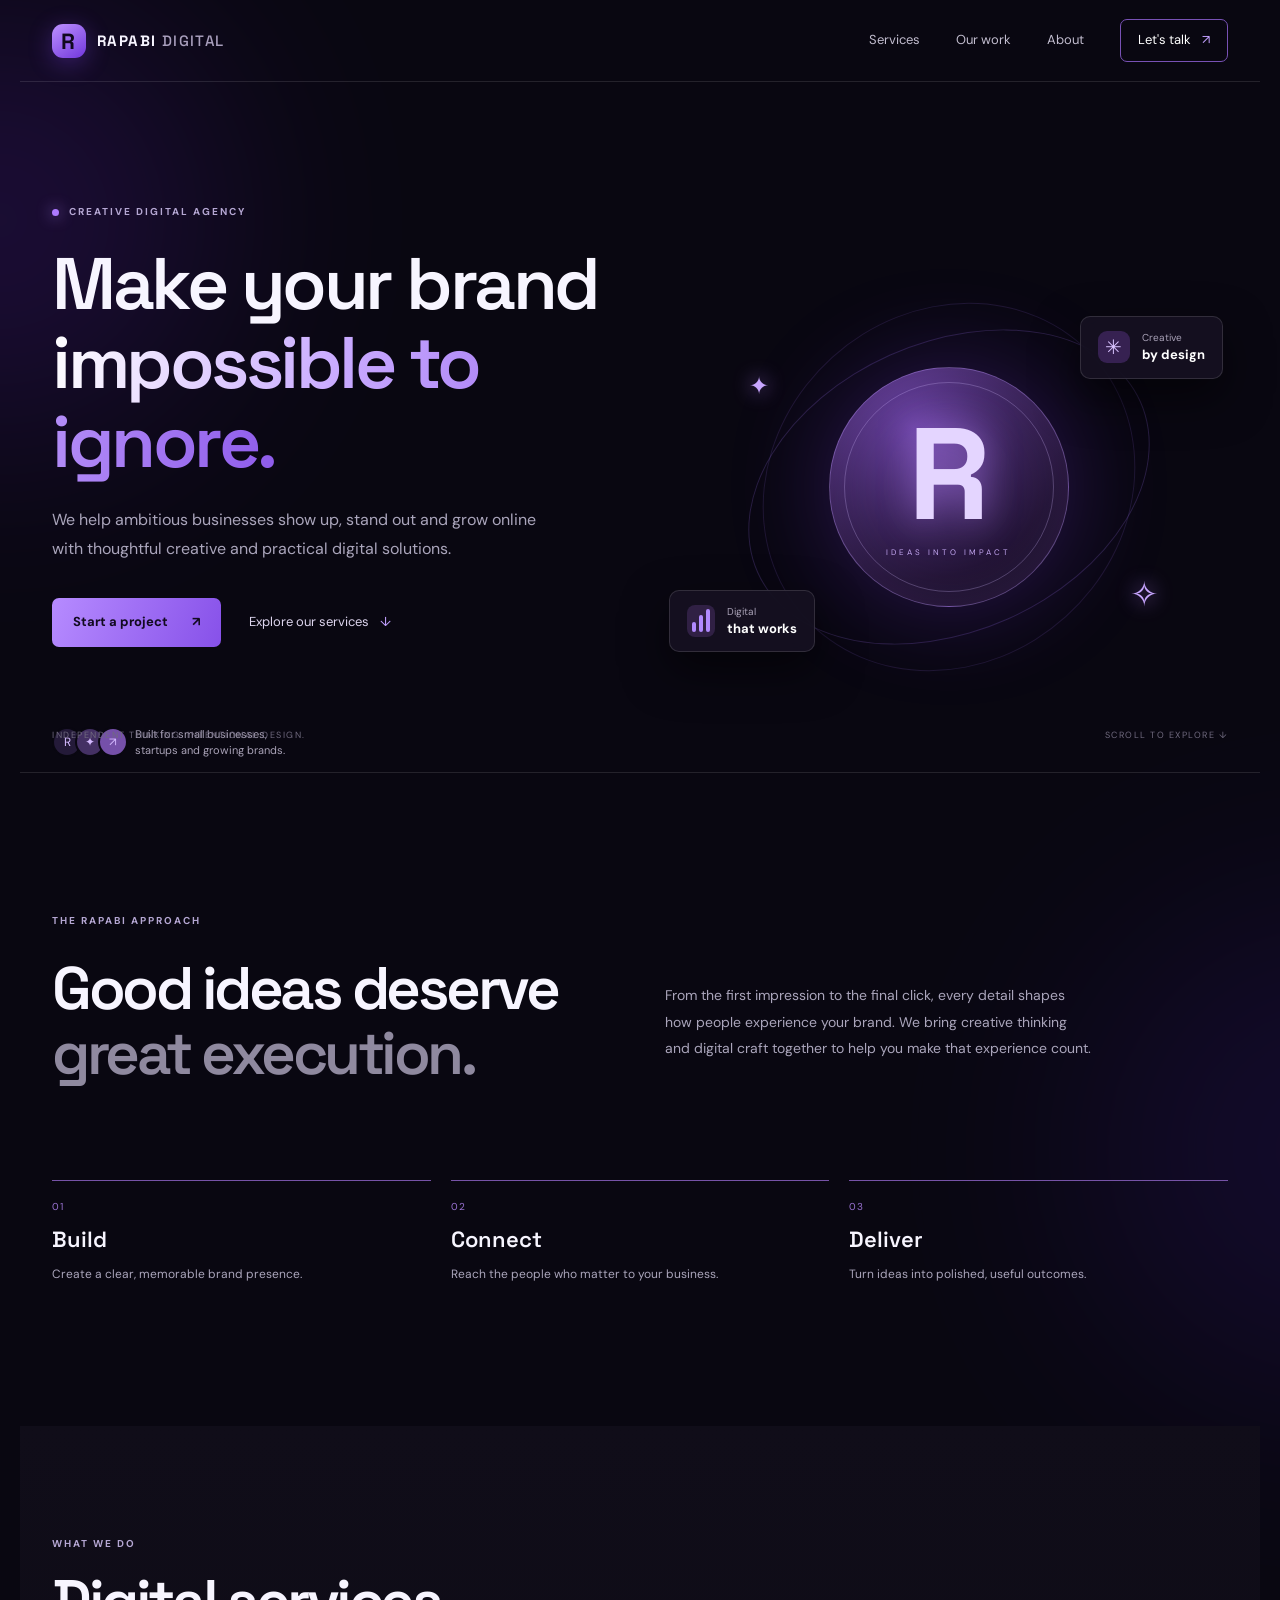
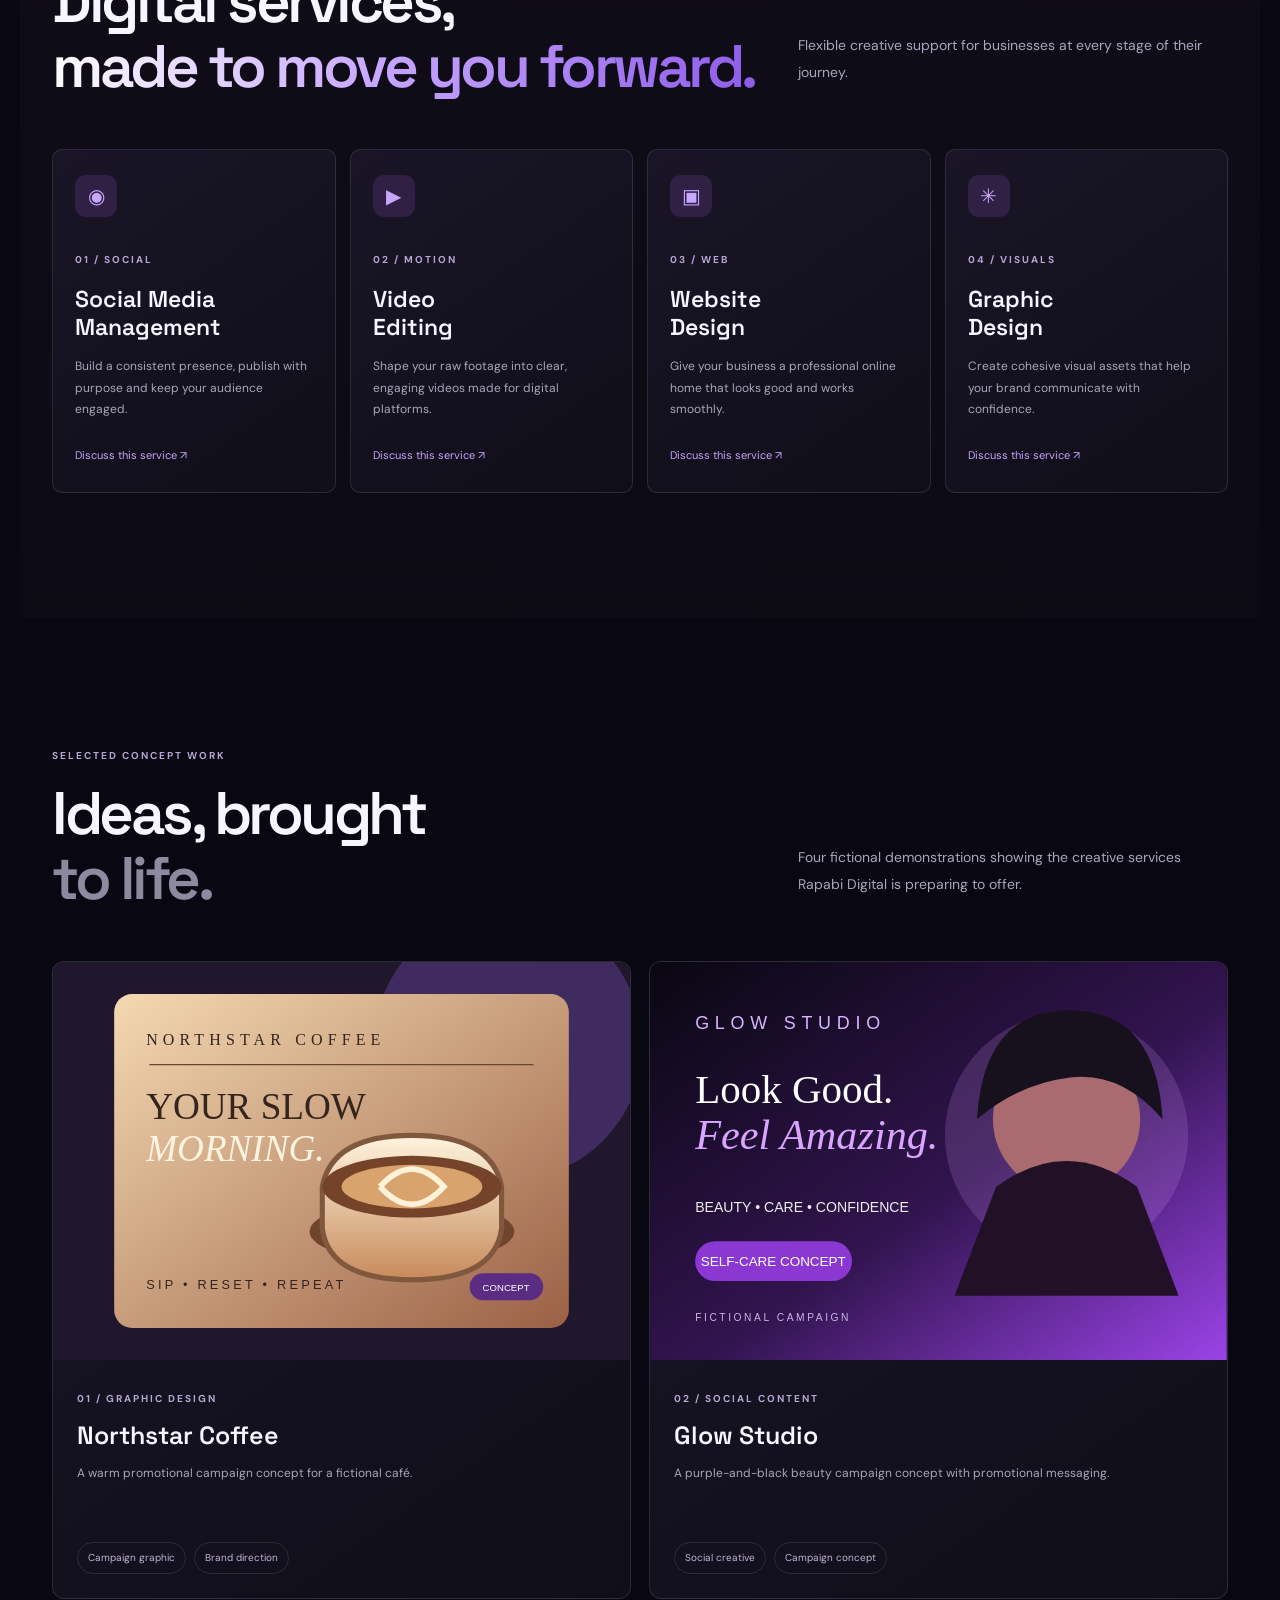
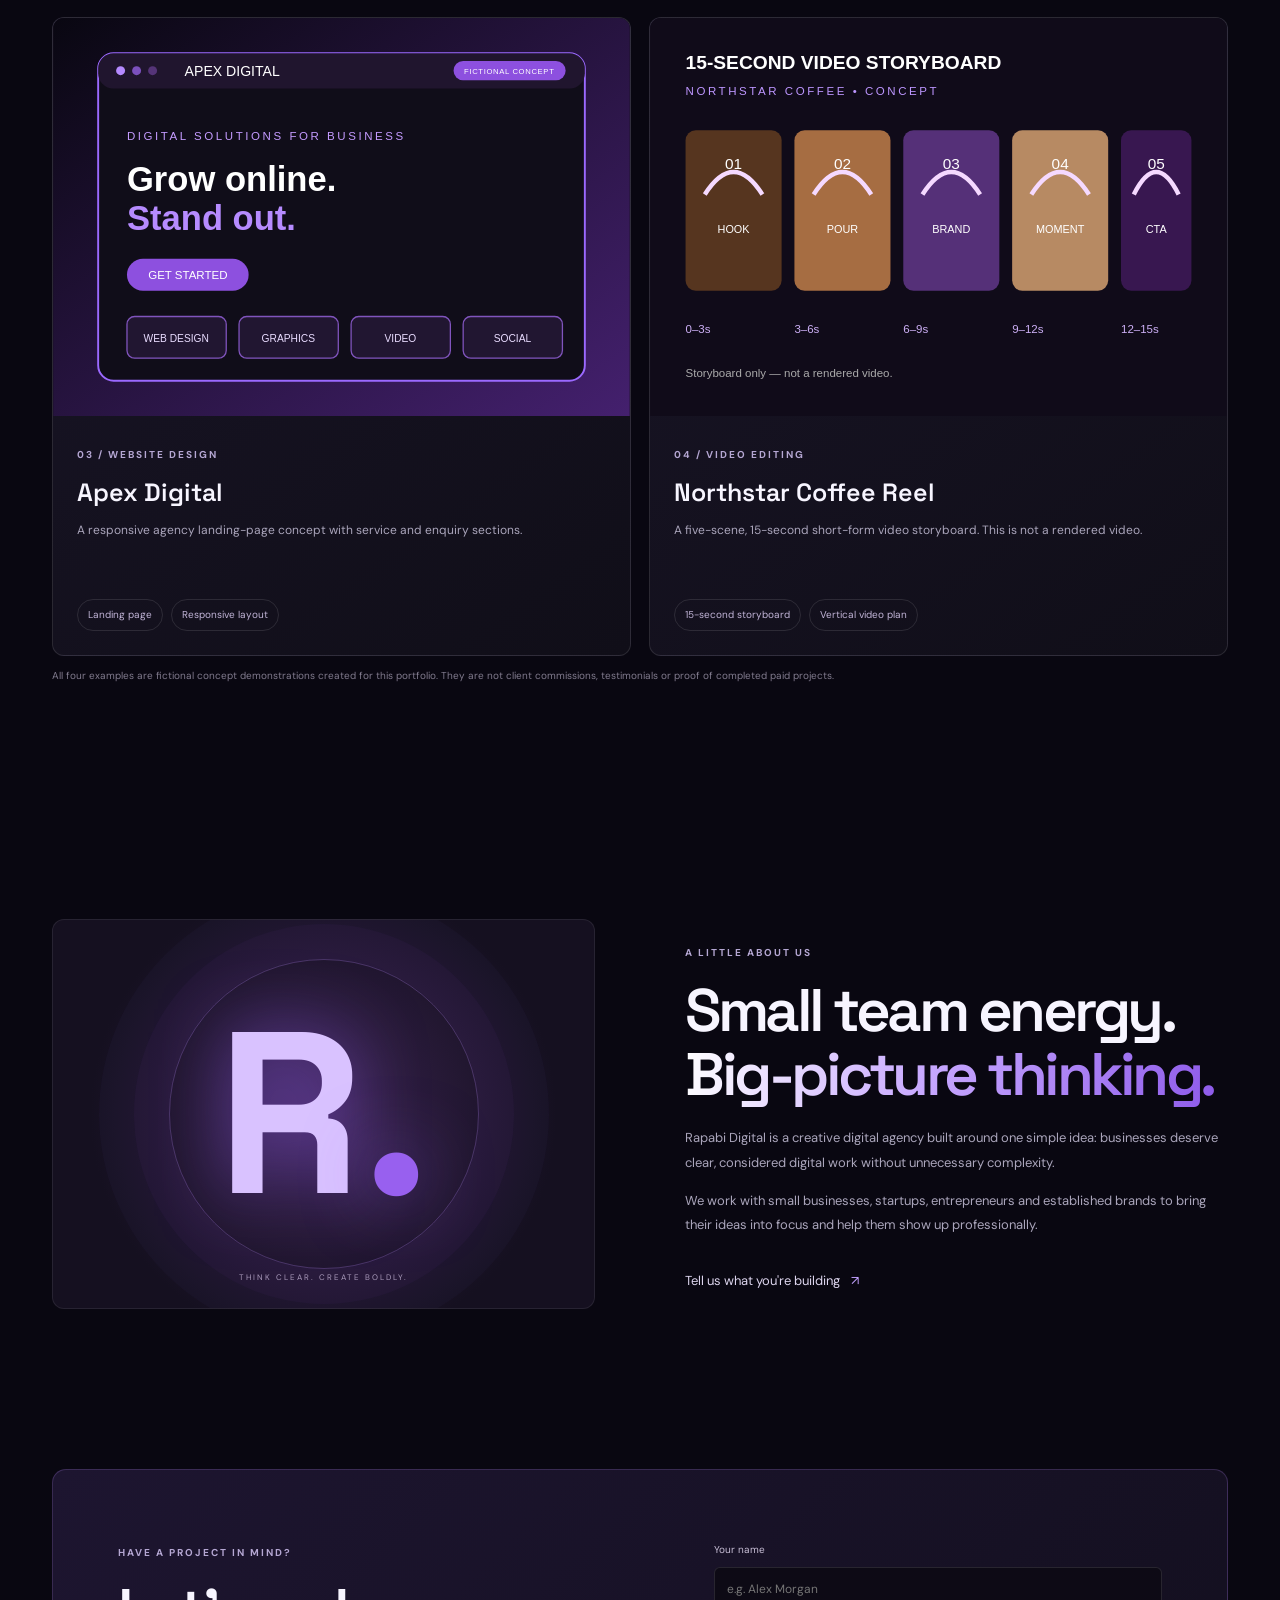
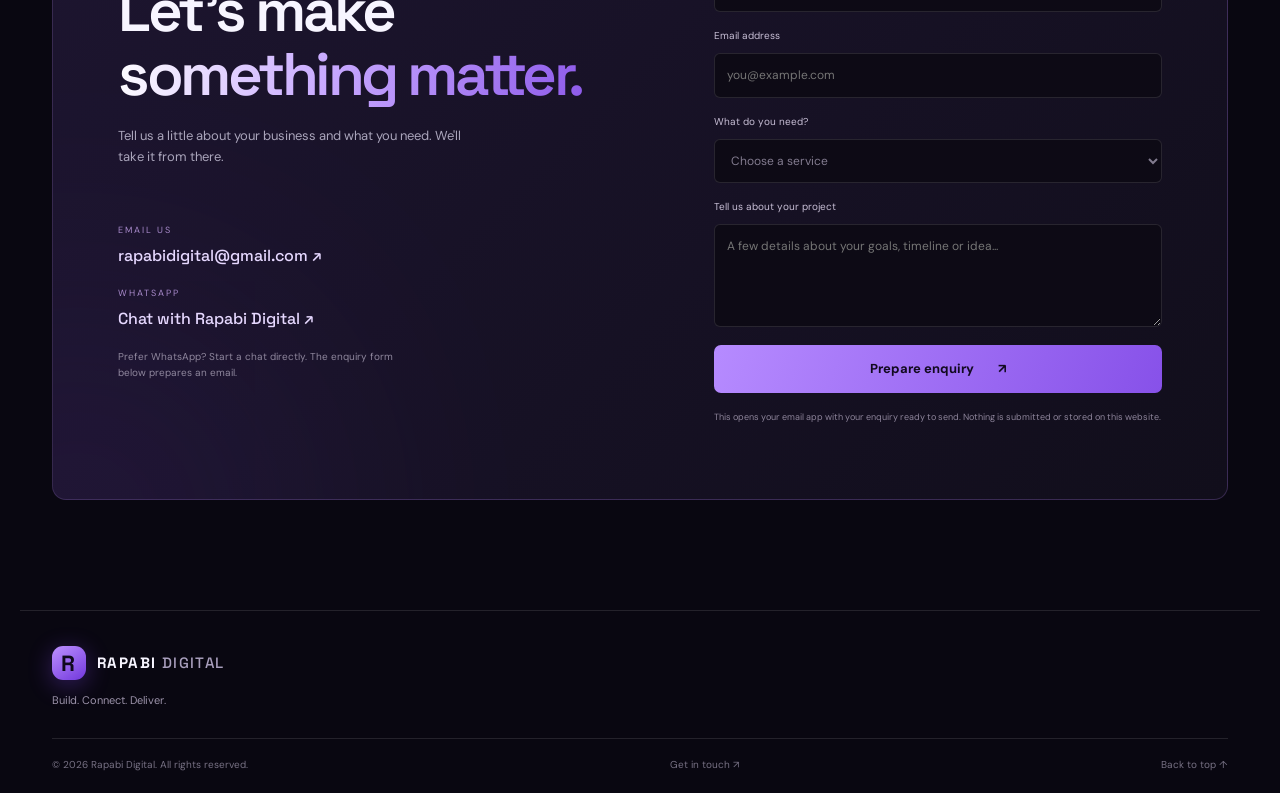
<file: index.html>
<!doctype html>
<html lang="en">
<head>
  <meta charset="utf-8">
  <meta name="viewport" content="width=device-width, initial-scale=1">
  <meta name="theme-color" content="#090711">
  <meta name="description" content="Rapabi Digital helps small businesses and growing brands build a stronger digital presence through social media management, video editing, website design and graphic design.">
  <meta property="og:title" content="Rapabi Digital — Build. Connect. Deliver.">
  <meta property="og:description" content="Creative digital services for ambitious businesses.">
  <meta property="og:type" content="website">
  <title>Rapabi Digital — Build. Connect. Deliver.</title>
  <link rel="preconnect" href="https://fonts.googleapis.com">
  <link rel="preconnect" href="https://fonts.gstatic.com" crossorigin>
  <link href="https://fonts.googleapis.com/css2?family=DM+Sans:wght@400;500;600;700&family=Space+Grotesk:wght@400;500;600;700&display=swap" rel="stylesheet">
  <link rel="icon" type="image/svg+xml" href="assets/favicon.svg">
  <link rel="stylesheet" href="styles.css">
  <script src="script.js" defer></script>
</head>
<body>
  <div class="ambient ambient-one"></div><div class="ambient ambient-two"></div>
  <header class="site-header">
    <a class="brand" href="#home" aria-label="Rapabi Digital home"><span class="brand-mark">R</span><span>RAPABI<span class="brand-light"> DIGITAL</span></span></a>
    <button class="menu-toggle" aria-label="Open navigation" aria-expanded="false"><span></span><span></span></button>
    <nav class="nav" aria-label="Main navigation">
      <a href="#services">Services</a><a href="#work">Our work</a><a href="#about">About</a><a href="#contact" class="nav-cta">Let's talk <span>↗</span></a>
    </nav>
  </header>

  <main>
    <section class="hero section" id="home">
      <div class="hero-copy">
        <div class="eyebrow"><span class="eyebrow-dot"></span> CREATIVE DIGITAL AGENCY</div>
        <h1>Make your brand<br> <span class="gradient-text">impossible to ignore.</span></h1>
        <p class="hero-lede">We help ambitious businesses show up, stand out and grow online with thoughtful creative and practical digital solutions.</p>
        <div class="hero-actions"><a class="button button-primary" href="#contact">Start a project <span>↗</span></a><a class="text-link" href="#services">Explore our services <span>↓</span></a></div>
        <div class="hero-proof"><div class="proof-avatars"><span>R</span><span>✦</span><span>↗</span></div><p>Built for small businesses,<br>startups and growing brands.</p></div>
      </div>
      <div class="hero-art" aria-label="Abstract purple digital design illustration">
        <div class="orbit orbit-a"></div><div class="orbit orbit-b"></div>
        <div class="art-core"><span class="core-r">R</span><span class="core-caption">IDEAS INTO IMPACT</span></div>
        <div class="float-card card-top"><span class="mini-icon">✳</span><span>Creative<br><b>by design</b></span></div>
        <div class="float-card card-bottom"><span class="signal"><i></i><i></i><i></i></span><span>Digital<br><b>that works</b></span></div>
        <div class="art-spark spark-one">✦</div><div class="art-spark spark-two">✧</div>
      </div>
      <div class="hero-bottom"><span>INDEPENDENT THINKING. INTENTIONAL DESIGN.</span><span>SCROLL TO EXPLORE ↓</span></div>
    </section>

    <section class="intro section">
      <p class="section-kicker">THE RAPABI APPROACH</p>
      <div class="intro-grid"><h2>Good ideas deserve<br><span class="muted">great execution.</span></h2><p>From the first impression to the final click, every detail shapes how people experience your brand. We bring creative thinking and digital craft together to help you make that experience count.</p></div>
      <div class="pillars"><div><span>01</span><b>Build</b><p>Create a clear, memorable brand presence.</p></div><div><span>02</span><b>Connect</b><p>Reach the people who matter to your business.</p></div><div><span>03</span><b>Deliver</b><p>Turn ideas into polished, useful outcomes.</p></div></div>
    </section>

    <section class="services section" id="services">
      <div class="section-heading"><div><p class="section-kicker">WHAT WE DO</p><h2>Digital services,<br><span class="gradient-text">made to move you forward.</span></h2></div><p>Flexible creative support for businesses at every stage of their journey.</p></div>
      <div class="service-grid">
        <article class="service-card"><div class="service-icon">◉</div><span class="service-number">01 / SOCIAL</span><h3>Social Media<br>Management</h3><p>Build a consistent presence, publish with purpose and keep your audience engaged.</p><a href="#contact" class="card-link" data-service="Social Media Management">Discuss this service ↗</a></article>
        <article class="service-card"><div class="service-icon">▶</div><span class="service-number">02 / MOTION</span><h3>Video<br>Editing</h3><p>Shape your raw footage into clear, engaging videos made for digital platforms.</p><a href="#contact" class="card-link" data-service="Video Editing">Discuss this service ↗</a></article>
        <article class="service-card"><div class="service-icon">▣</div><span class="service-number">03 / WEB</span><h3>Website<br>Design</h3><p>Give your business a professional online home that looks good and works smoothly.</p><a href="#contact" class="card-link" data-service="Website Design">Discuss this service ↗</a></article>
        <article class="service-card"><div class="service-icon">✳</div><span class="service-number">04 / VISUALS</span><h3>Graphic<br>Design</h3><p>Create cohesive visual assets that help your brand communicate with confidence.</p><a href="#contact" class="card-link" data-service="Graphic Design">Discuss this service ↗</a></article>
      </div>
    </section>

    <section class="work section" id="work">
      <div class="section-heading"><div><p class="section-kicker">SELECTED CONCEPT WORK</p><h2>Ideas, brought<br><span class="muted">to life.</span></h2></div><p>Four fictional demonstrations showing the creative services Rapabi Digital is preparing to offer.</p></div>
      <div class="portfolio-grid">
        <article class="portfolio-card"><img src="assets/portfolio-northstar.svg" alt="Northstar Coffee fictional café promotional graphic concept" loading="lazy"><div class="portfolio-card-copy"><span class="service-number">01 / GRAPHIC DESIGN</span><h3>Northstar Coffee</h3><p>A warm promotional campaign concept for a fictional café.</p><div class="project-tags"><span>Campaign graphic</span><span>Brand direction</span></div></div></article>
        <article class="portfolio-card"><img src="assets/portfolio-glow-studio.svg" alt="Glow Studio fictional beauty business social media campaign concept" loading="lazy"><div class="portfolio-card-copy"><span class="service-number">02 / SOCIAL CONTENT</span><h3>Glow Studio</h3><p>A purple-and-black beauty campaign concept with promotional messaging.</p><div class="project-tags"><span>Social creative</span><span>Campaign concept</span></div></div></article>
        <article class="portfolio-card"><img src="assets/portfolio-apex-website.svg" alt="Apex Digital fictional responsive website design concept" loading="lazy"><div class="portfolio-card-copy"><span class="service-number">03 / WEBSITE DESIGN</span><h3>Apex Digital</h3><p>A responsive agency landing-page concept with service and enquiry sections.</p><div class="project-tags"><span>Landing page</span><span>Responsive layout</span></div></div></article>
        <article class="portfolio-card"><img src="assets/portfolio-video-storyboard.svg" alt="Northstar Coffee 15-second video editing storyboard concept" loading="lazy"><div class="portfolio-card-copy"><span class="service-number">04 / VIDEO EDITING</span><h3>Northstar Coffee Reel</h3><p>A five-scene, 15-second short-form video storyboard. This is not a rendered video.</p><div class="project-tags"><span>15-second storyboard</span><span>Vertical video plan</span></div></div></article>
      </div>
      <p class="portfolio-note">All four examples are fictional concept demonstrations created for this portfolio. They are not client commissions, testimonials or proof of completed paid projects.</p>
    </section>

    <section class="about section" id="about">
      <div class="about-visual"><div class="about-monogram">R<span>.</span></div><div class="about-ring"></div><span class="about-label">THINK CLEAR. CREATE BOLDLY.</span></div>
      <div class="about-copy"><p class="section-kicker">A LITTLE ABOUT US</p><h2>Small team energy.<br><span class="gradient-text">Big-picture thinking.</span></h2><p>Rapabi Digital is a creative digital agency built around one simple idea: businesses deserve clear, considered digital work without unnecessary complexity.</p><p>We work with small businesses, startups, entrepreneurs and established brands to bring their ideas into focus and help them show up professionally.</p><a class="text-link" href="#contact">Tell us what you're building <span>↗</span></a></div>
    </section>

    <section class="contact section" id="contact">
      <div class="contact-panel"><div class="contact-copy"><p class="section-kicker">HAVE A PROJECT IN MIND?</p><h2>Let's make<br><span class="gradient-text">something matter.</span></h2><p>Tell us a little about your business and what you need. We'll take it from there.</p><div class="contact-details"><span>EMAIL US</span><a href="mailto:rapabidigital@gmail.com">rapabidigital@gmail.com ↗</a><span>WHATSAPP</span><a href="https://wa.me/27754606936" target="_blank" rel="noopener noreferrer">Chat with Rapabi Digital ↗</a><span class="contact-small">Prefer WhatsApp? Start a chat directly. The enquiry form below prepares an email.</span></div></div>
        <form class="contact-form" id="enquiry-form">
          <label for="name">Your name</label><input id="name" name="name" autocomplete="name" placeholder="e.g. Alex Morgan" required>
          <label for="email">Email address</label><input id="email" name="email" type="email" autocomplete="email" placeholder="you@example.com" required>
          <label for="service">What do you need?</label><select id="service" name="service" required><option value="">Choose a service</option><option>Social Media Management</option><option>Video Editing</option><option>Website Design</option><option>Graphic Design</option><option>Not sure yet</option></select>
          <label for="message">Tell us about your project</label><textarea id="message" name="message" rows="4" placeholder="A few details about your goals, timeline or idea..." required></textarea>
          <button class="button button-primary form-submit" type="submit">Prepare enquiry <span>↗</span></button><p class="form-note">This opens your email app with your enquiry ready to send. Nothing is submitted or stored on this website.</p>
        </form>
      </div>
    </section>
  </main>

  <footer class="footer"><a class="brand" href="#home"><span class="brand-mark">R</span><span>RAPABI<span class="brand-light"> DIGITAL</span></span></a><p>Build. Connect. Deliver.</p><div class="footer-bottom"><span>© <span id="year"></span> Rapabi Digital. All rights reserved.</span><a href="mailto:rapabidigital@gmail.com">Get in touch ↗</a><a href="#home">Back to top ↑</a></div></footer>
</body>
</html>
</file>
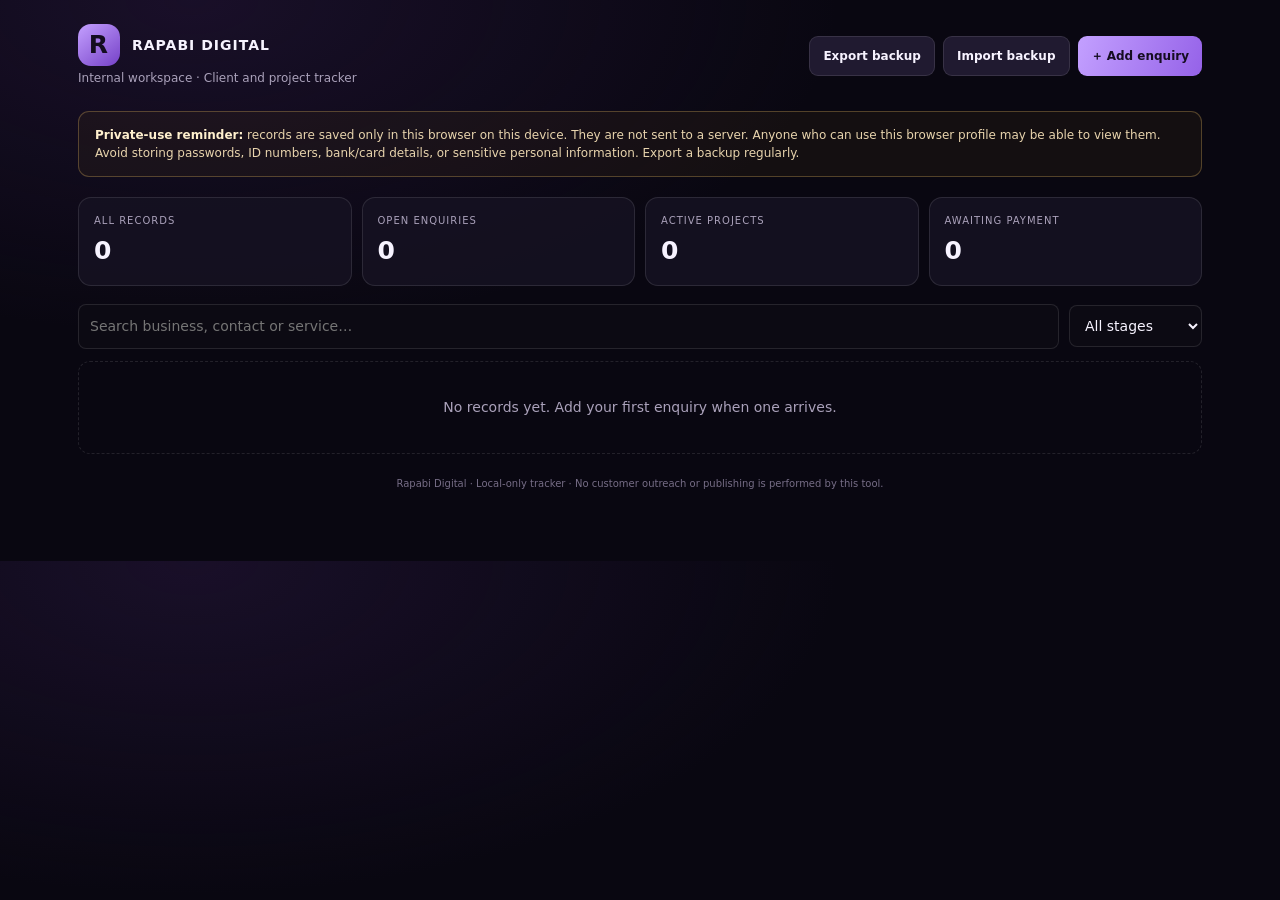
<file: business/client-tracker.html>
<!doctype html>
<html lang="en">
<head>
<meta charset="utf-8">
<meta name="viewport" content="width=device-width,initial-scale=1">
<meta name="theme-color" content="#090711">
<meta name="robots" content="noindex,nofollow">
<title>Rapabi Digital — Internal Client Tracker</title>
<style>
:root{color-scheme:dark;--bg:#090711;--panel:#151221;--panel2:#1c172b;--line:#ffffff1b;--text:#f7f3ff;--muted:#aaa1ba;--purple:#a77aff;--purple2:#c7a9ff;--danger:#ff8585;--green:#8be0b0}
*{box-sizing:border-box}body{margin:0;background:radial-gradient(ellipse at 15% 0%,#311c4c66,transparent 42%),var(--bg);color:var(--text);font:14px/1.5 system-ui,-apple-system,Segoe UI,sans-serif}button,input,select,textarea{font:inherit}button{cursor:pointer}.wrap{max-width:1160px;margin:auto;padding:24px 18px 60px}.top{display:flex;justify-content:space-between;align-items:center;gap:16px;flex-wrap:wrap;margin-bottom:24px}.brand{display:flex;align-items:center;gap:12px;font-weight:800;letter-spacing:1px}.mark{width:42px;height:42px;border-radius:13px;background:linear-gradient(140deg,#c4a0ff,#7541c7);display:grid;place-items:center;color:#140d20;font-size:25px}.eyebrow{color:var(--purple2);font-size:10px;letter-spacing:2px;font-weight:800}.top p{margin:3px 0 0;color:var(--muted);font-size:12px}.top-actions,.actions{display:flex;gap:8px;flex-wrap:wrap}.btn{border:1px solid var(--line);border-radius:9px;padding:10px 13px;background:#201a30;color:var(--text);font-weight:650;font-size:12px}.btn.primary{background:linear-gradient(110deg,#c3a0ff,#9562e8);color:#150d21;border:0}.btn.danger{color:#ffaaaa}.notice{padding:14px 16px;border:1px solid #d2a85b55;background:#3a2b173d;border-radius:11px;color:#e8d4ad;font-size:12px;margin-bottom:20px}.notice strong{color:#fff0ce}.stats{display:grid;grid-template-columns:repeat(4,1fr);gap:10px;margin-bottom:18px}.stat,.panel,.record{background:#151221e8;border:1px solid var(--line);border-radius:13px}.stat{padding:15px}.stat small{display:block;color:var(--muted);font-size:10px;letter-spacing:1px;text-transform:uppercase}.stat b{font-size:25px;display:block;margin-top:4px}.toolbar{display:flex;gap:10px;align-items:center;justify-content:space-between;flex-wrap:wrap;margin-bottom:12px}.search{flex:1;min-width:190px}.field input,.field select,.field textarea,.search input{width:100%;background:#0c0a13;border:1px solid var(--line);border-radius:8px;padding:11px;color:var(--text);outline:none}.field input:focus,.field select:focus,.field textarea:focus,.search input:focus{border-color:var(--purple)}.records{display:grid;gap:10px}.record{padding:16px;display:grid;grid-template-columns:minmax(0,1.5fr) minmax(0,1fr) auto;gap:15px;align-items:center}.record h3{margin:0 0 3px;font-size:15px}.record p{margin:2px 0;color:var(--muted);font-size:11px;overflow-wrap:anywhere}.pill{display:inline-block;padding:4px 8px;border-radius:30px;background:#332448;color:#d8c2ff;font-size:10px;margin:4px 4px 0 0}.record-meta{display:flex;gap:6px;flex-wrap:wrap}.empty{text-align:center;padding:35px;color:var(--muted);border:1px dashed var(--line);border-radius:12px}.modal{position:fixed;inset:0;background:#05040bdc;display:none;align-items:flex-start;justify-content:center;padding:18px;overflow:auto;z-index:5}.modal.open{display:flex}.dialog{width:min(720px,100%);background:#171322;border:1px solid #a77aff55;border-radius:16px;padding:20px;margin:auto}.dialog-head{display:flex;justify-content:space-between;align-items:center;gap:12px;margin-bottom:14px}.dialog h2{font-size:20px;margin:0}.form-grid{display:grid;grid-template-columns:1fr 1fr;gap:12px}.field{display:grid;gap:5px}.field label{font-size:11px;color:#d3c8e4}.field.full{grid-column:1/-1}.field textarea{min-height:90px;resize:vertical}.dialog-actions{display:flex;justify-content:flex-end;gap:8px;margin-top:16px}.foot{color:#766d86;font-size:10px;text-align:center;margin-top:22px}.hidden{display:none!important}
@media(max-width:700px){.stats{grid-template-columns:repeat(2,1fr)}.record{grid-template-columns:1fr;gap:8px}.record .actions{justify-content:flex-start}.form-grid{grid-template-columns:1fr}.field.full{grid-column:auto}.wrap{padding:18px 13px 40px}.top-actions{width:100%}.top-actions .btn{flex:1}}
</style>
</head>
<body>
<main class="wrap">
<header class="top">
<div><div class="brand"><span class="mark">R</span><span>RAPABI DIGITAL</span></div><p>Internal workspace · Client and project tracker</p></div>
<div class="top-actions"><button class="btn" id="exportBtn">Export backup</button><button class="btn" id="importBtn">Import backup</button><button class="btn primary" id="newBtn">＋ Add enquiry</button><input id="importFile" class="hidden" type="file" accept="application/json"></div>
</header>
<div class="notice"><strong>Private-use reminder:</strong> records are saved only in this browser on this device. They are not sent to a server. Anyone who can use this browser profile may be able to view them. Avoid storing passwords, ID numbers, bank/card details, or sensitive personal information. Export a backup regularly.</div>
<section class="stats" aria-label="Tracker summary">
<div class="stat"><small>All records</small><b id="totalCount">0</b></div><div class="stat"><small>Open enquiries</small><b id="openCount">0</b></div><div class="stat"><small>Active projects</small><b id="activeCount">0</b></div><div class="stat"><small>Awaiting payment</small><b id="paymentCount">0</b></div>
</section>
<div class="toolbar"><div class="search"><input id="search" type="search" placeholder="Search business, contact or service…" aria-label="Search records"></div><div class="field"><select id="filter" aria-label="Filter records"><option value="all">All stages</option><option>New enquiry</option><option>Discovery</option><option>Quote sent</option><option>Approved</option><option>In progress</option><option>Review</option><option>Completed</option><option>Closed</option></select></div></div>
<section id="records" class="records" aria-live="polite"></section>
<p class="foot">Rapabi Digital · Local-only tracker · No customer outreach or publishing is performed by this tool.</p>
</main>
<div class="modal" id="modal" role="dialog" aria-modal="true" aria-labelledby="dialogTitle">
<div class="dialog">
<div class="dialog-head"><h2 id="dialogTitle">Add enquiry</h2><button class="btn" id="closeBtn" type="button">Close</button></div>
<form id="recordForm">
<input type="hidden" id="recordId">
<div class="form-grid">
<div class="field"><label for="business">Business / client name *</label><input id="business" required maxlength="100"></div>
<div class="field"><label for="contact">Contact person</label><input id="contact" maxlength="100"></div>
<div class="field"><label for="email">Email (optional)</label><input id="email" type="email" maxlength="150"></div>
<div class="field"><label for="phone">WhatsApp / phone (optional)</label><input id="phone" type="tel" maxlength="40"></div>
<div class="field"><label for="service">Service *</label><select id="service" required><option value="">Choose service</option><option>Website Design</option><option>Graphic Design</option><option>Social Media Management</option><option>Video Editing</option><option>Other / Not sure</option></select></div>
<div class="field"><label for="stage">Project stage</label><select id="stage"><option>New enquiry</option><option>Discovery</option><option>Quote sent</option><option>Approved</option><option>In progress</option><option>Review</option><option>Completed</option><option>Closed</option></select></div>
<div class="field"><label for="quote">Quoted amount (R)</label><input id="quote" type="number" min="0" step="0.01" placeholder="e.g. 1200"></div>
<div class="field"><label for="payment">Payment status</label><select id="payment"><option>Not invoiced</option><option>Awaiting deposit</option><option>Deposit received</option><option>Balance due</option><option>Paid</option><option>Not applicable</option></select></div>
<div class="field"><label for="approval">Client approval</label><select id="approval"><option>Pending</option><option>Approved</option><option>Changes requested</option></select></div>
<div class="field"><label for="delivery">Delivery status</label><select id="delivery"><option>Not started</option><option>In production</option><option>Preview sent</option><option>Delivered</option></select></div>
<div class="field"><label for="due">Target date</label><input id="due" type="date"></div>
<div class="field"><label for="updated">Last updated</label><input id="updated" type="date"></div>
<div class="field full"><label for="notes">Scope / next action / notes</label><textarea id="notes" maxlength="1500" placeholder="Record agreed deliverables, next action and approval context. Do not add passwords or sensitive data."></textarea></div>
</div>
<div class="dialog-actions"><button type="button" class="btn" id="cancelBtn">Cancel</button><button type="submit" class="btn primary">Save record</button></div>
</form>
</div>
</div>
<script>
(function(){
const KEY='rapabi_digital_client_tracker_v1';
const $=id=>document.getElementById(id);
const fields=['business','contact','email','phone','service','stage','quote','payment','approval','delivery','due','updated','notes'];
let records=[];
try{const saved=localStorage.getItem(KEY);records=saved?JSON.parse(saved):[];if(!Array.isArray(records))records=[];}catch(e){records=[];}
const today=()=>new Date().toISOString().slice(0,10);
const save=()=>{try{localStorage.setItem(KEY,JSON.stringify(records));}catch(e){alert('Could not save. Export a backup or free browser storage space.');}};
const esc=s=>String(s??'').replace(/[&<>"']/g,c=>({'&':'&amp;','<':'&lt;','>':'&gt;','"':'&quot;',"'":'&#39;'}[c]));
function render(){
const q=$('search').value.trim().toLowerCase(),f=$('filter').value;
const shown=records.filter(r=>(f==='all'||r.stage===f)&&[r.business,r.contact,r.email,r.phone,r.service,r.notes].join(' ').toLowerCase().includes(q));
$('totalCount').textContent=records.length;
$('openCount').textContent=records.filter(r=>!['Completed','Closed'].includes(r.stage)).length;
$('activeCount').textContent=records.filter(r=>['Approved','In progress','Review'].includes(r.stage)).length;
$('paymentCount').textContent=records.filter(r=>['Awaiting deposit','Deposit received','Balance due'].includes(r.payment)).length;
$('records').innerHTML=shown.length?shown.map(r=>'<article class="record"><div><h3>'+esc(r.business)+'</h3><p>'+esc(r.contact||'No contact person')+' · '+esc(r.email||r.phone||'No contact details')+'</p><div class="record-meta"><span class="pill">'+esc(r.service)+'</span><span class="pill">'+esc(r.stage)+'</span></div></div><div><p>Quote: <strong>'+(r.quote!==''&&r.quote!=null?'R '+esc(Number(r.quote).toFixed(2)):'Not set')+'</strong></p><p>Payment: '+esc(r.payment)+'</p><p>Approval: '+esc(r.approval)+' · Delivery: '+esc(r.delivery)+'</p><p>Target: '+esc(r.due||'Not set')+'</p></div><div class="actions"><button class="btn edit" data-id="'+esc(r.id)+'">Edit</button><button class="btn danger delete" data-id="'+esc(r.id)+'">Delete</button></div></article>').join(''):'<div class="empty">No records yet. Add your first enquiry when one arrives.</div>';
}
function open(r){
$('recordForm').reset();$('recordId').value=r?.id||'';
fields.forEach(k=>$(k).value=r?.[k]??(k==='stage'?'New enquiry':k==='payment'?'Not invoiced':k==='approval'?'Pending':k==='delivery'?'Not started':k==='updated'?today():''));
$('dialogTitle').textContent=r?'Edit record':'Add enquiry';$('modal').classList.add('open');$('business').focus();
}
function close(){$('modal').classList.remove('open');}
$('newBtn').onclick=()=>open();$('closeBtn').onclick=close;$('cancelBtn').onclick=close;
$('recordForm').addEventListener('submit',e=>{e.preventDefault();const id=$('recordId').value;const old=records.find(x=>x.id===id);const item={id:id||('rd-'+Date.now()+'-'+Math.random().toString(36).slice(2,7)),createdAt:old?.createdAt||new Date().toISOString()};fields.forEach(k=>item[k]=$(k).value.trim());if(!item.updated)item.updated=today();if(old)records=records.map(x=>x.id===id?item:x);else records.unshift(item);save();render();close();});
$('records').addEventListener('click',e=>{const b=e.target.closest('button');if(!b)return;const r=records.find(x=>x.id===b.dataset.id);if(!r)return;if(b.classList.contains('edit'))open(r);if(b.classList.contains('delete')&&confirm('Delete the record for '+r.business+'? This cannot be undone unless you have a backup.')){records=records.filter(x=>x.id!==r.id);save();render();}});
$('search').addEventListener('input',render);$('filter').addEventListener('change',render);
$('exportBtn').onclick=()=>{const blob=new Blob([JSON.stringify({app:'Rapabi Digital Client Tracker',version:1,exportedAt:new Date().toISOString(),records},null,2)],{type:'application/json'});const a=document.createElement('a');a.href=URL.createObjectURL(blob);a.download='rapabi-client-tracker-backup-'+today()+'.json';a.click();URL.revokeObjectURL(a.href);};
$('importBtn').onclick=()=>$('importFile').click();
$('importFile').addEventListener('change',async e=>{const file=e.target.files[0];if(!file)return;try{const data=JSON.parse(await file.text());const incoming=Array.isArray(data)?data:data.records;if(!Array.isArray(incoming)||!incoming.every(r=>r&&typeof r.business==='string'&&typeof r.id==='string'))throw new Error('Invalid backup format');if(!confirm('Import '+incoming.length+' records? Existing records with matching IDs will be replaced; other records will be kept.'))return;const map=new Map(records.map(r=>[r.id,r]));incoming.forEach(r=>map.set(r.id,r));records=Array.from(map.values());save();render();alert('Backup imported.');}catch(err){alert('Could not import this file. Please choose a valid Rapabi tracker JSON backup.');}finally{e.target.value='';}});
render();
})();
</script>
</body>
</html>
</file>
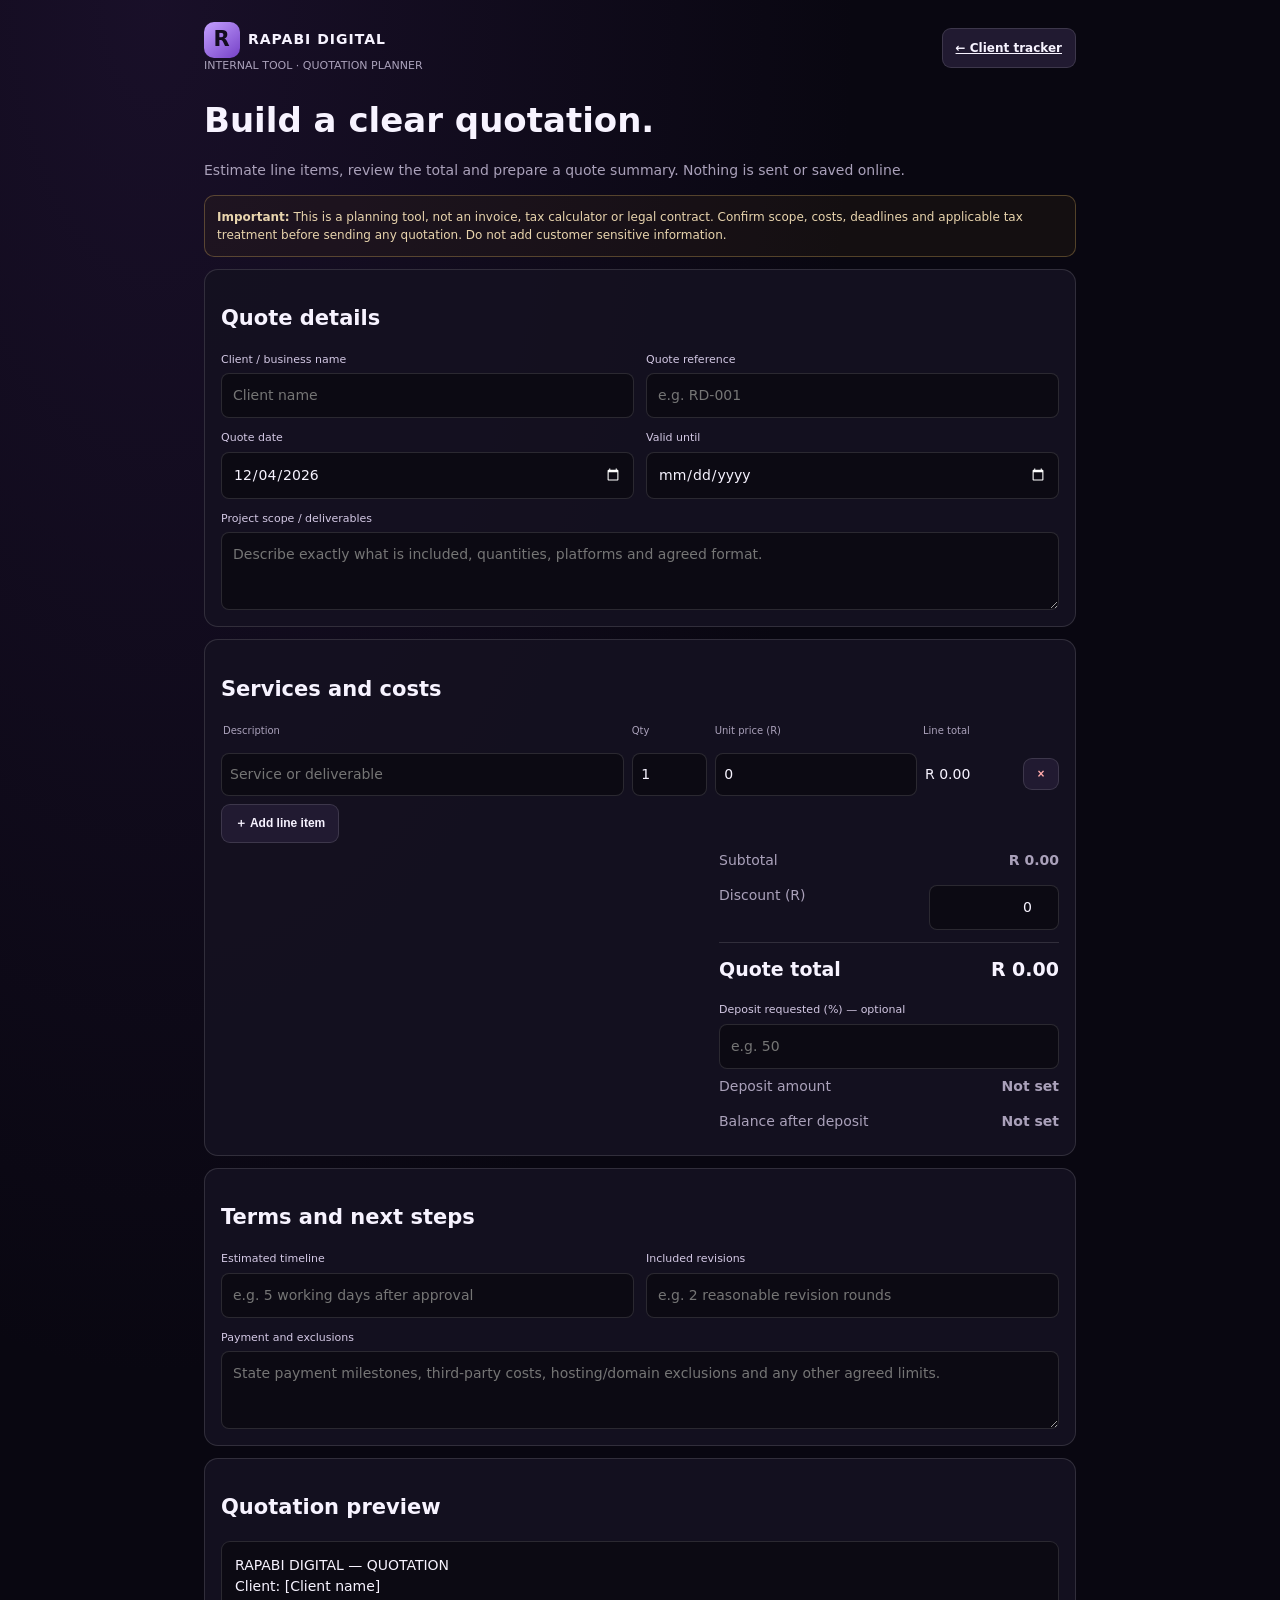
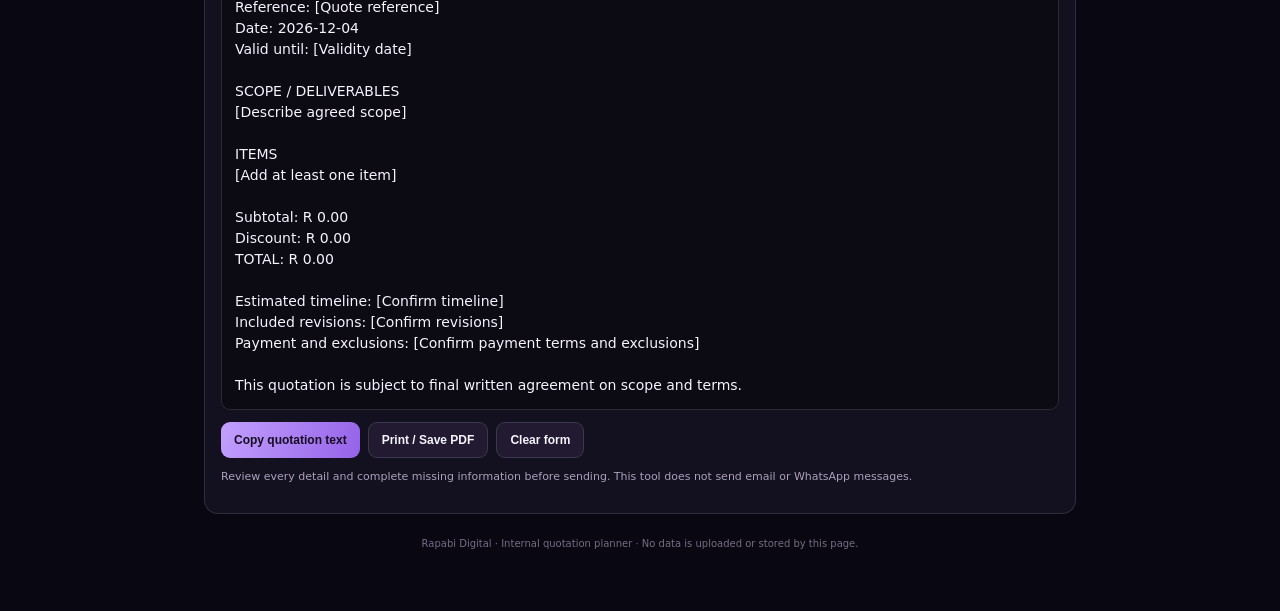
<file: business/quote-calculator.html>
<!doctype html>
<html lang="en">
<head>
<meta charset="utf-8">
<meta name="viewport" content="width=device-width,initial-scale=1">
<meta name="theme-color" content="#090711">
<meta name="robots" content="noindex,nofollow">
<title>Rapabi Digital — Quote Calculator</title>
<style>
:root{color-scheme:dark;--bg:#090711;--panel:#151221;--line:#ffffff20;--text:#f7f3ff;--muted:#aaa1ba;--purple:#a77aff;--soft:#c7a9ff}
*{box-sizing:border-box}body{margin:0;background:radial-gradient(ellipse at 12% 0%,#311c4c66,transparent 44%),var(--bg);color:var(--text);font:14px/1.5 system-ui,-apple-system,Segoe UI,sans-serif}.wrap{max-width:900px;margin:auto;padding:22px 14px 50px}.head{display:flex;justify-content:space-between;align-items:center;gap:12px;flex-wrap:wrap;margin-bottom:20px}.brand{font-weight:850;letter-spacing:1px}.mark{display:inline-grid;place-items:center;width:36px;height:36px;margin-right:8px;border-radius:10px;background:linear-gradient(140deg,#c4a0ff,#7541c7);color:#140d20;font-size:21px;vertical-align:middle}.muted,.hint{color:var(--muted)}h1{font-size:clamp(24px,5vw,34px);margin:0 0 5px}.panel{background:#151221ed;border:1px solid var(--line);border-radius:14px;padding:16px;margin:12px 0}.grid{display:grid;grid-template-columns:1fr 1fr;gap:12px}.field{display:grid;gap:5px}.field.full{grid-column:1/-1}label{font-size:11px;color:#d3c8e4}input,textarea,select{width:100%;background:#0c0a13;border:1px solid var(--line);border-radius:8px;padding:11px;color:var(--text);font:inherit;min-width:0}textarea{min-height:78px;resize:vertical}.items-head,.item{display:grid;grid-template-columns:minmax(0,2fr) 75px minmax(95px,1fr) 90px 36px;gap:8px;align-items:center}.items-head{font-size:10px;color:var(--muted);padding:0 2px 7px}.item{margin:8px 0}.item input{padding:10px 8px}.btn{border:1px solid var(--line);border-radius:9px;padding:10px 13px;background:#211a31;color:var(--text);font-weight:650;font-size:12px;cursor:pointer}.primary{background:linear-gradient(110deg,#c3a0ff,#9562e8);color:#150d21;border:0}.danger{color:#ffaaaa;padding:8px}.actions{display:flex;gap:8px;flex-wrap:wrap}.totals{max-width:340px;margin-left:auto}.totalrow{display:flex;justify-content:space-between;padding:7px 0;color:var(--muted)}.grand{border-top:1px solid var(--line);margin-top:5px;padding-top:12px;color:var(--text);font-weight:800;font-size:19px}.notice{border:1px solid #d2a85b55;background:#3a2b173d;color:#e8d4ad;border-radius:10px;padding:12px;font-size:12px}.output{white-space:pre-wrap;background:#0c0a13;border:1px solid var(--line);padding:13px;border-radius:9px;min-height:130px;overflow-wrap:anywhere}.small{font-size:11px}.foot{text-align:center;color:#766d86;font-size:10px;margin-top:22px}
@media(max-width:580px){.grid{grid-template-columns:1fr}.field.full{grid-column:auto}.items-head{display:none}.item{grid-template-columns:minmax(0,1fr) 66px 95px 34px;gap:6px}.item .desc{grid-column:1/-1}.item .line-total{grid-column:1/4;font-size:11px;color:var(--muted)}.item .remove{grid-column:4;grid-row:2}.wrap{padding:16px 11px 40px}}
@media print{body{background:white;color:#111}.panel{background:white;border:1px solid #bbb}.muted,label,.hint{color:#555}input,textarea,select{background:white;color:#111;border:1px solid #bbb}.btn,.notice,.actions,.foot,.no-print{display:none!important}.output{background:white;color:#111;border:1px solid #bbb}.brand{color:#111}}
</style>
</head>
<body><main class="wrap">
<header class="head"><div><div class="brand"><span class="mark">R</span>RAPABI DIGITAL</div><div class="hint small">INTERNAL TOOL · QUOTATION PLANNER</div></div><a class="btn" href="./client-tracker.html">← Client tracker</a></header>
<h1>Build a clear quotation.</h1><p class="muted">Estimate line items, review the total and prepare a quote summary. Nothing is sent or saved online.</p>
<div class="notice"><strong>Important:</strong> This is a planning tool, not an invoice, tax calculator or legal contract. Confirm scope, costs, deadlines and applicable tax treatment before sending any quotation. Do not add customer sensitive information.</div>
<section class="panel"><h2>Quote details</h2><div class="grid">
<div class="field"><label for="client">Client / business name</label><input id="client" placeholder="Client name"></div>
<div class="field"><label for="reference">Quote reference</label><input id="reference" placeholder="e.g. RD-001"></div>
<div class="field"><label for="date">Quote date</label><input id="date" type="date"></div>
<div class="field"><label for="valid">Valid until</label><input id="valid" type="date"></div>
<div class="field full"><label for="scope">Project scope / deliverables</label><textarea id="scope" placeholder="Describe exactly what is included, quantities, platforms and agreed format."></textarea></div>
</div></section>
<section class="panel"><h2>Services and costs</h2><div class="items-head"><span>Description</span><span>Qty</span><span>Unit price (R)</span><span>Line total</span><span></span></div><div id="items"></div><button class="btn no-print" id="add" type="button">＋ Add line item</button>
<div class="totals"><div class="totalrow"><span>Subtotal</span><strong id="subtotal">R 0.00</strong></div><div class="totalrow"><span>Discount (R)</span><input id="discount" type="number" min="0" step=".01" value="0" style="max-width:130px;text-align:right"></div><div class="totalrow grand"><span>Quote total</span><strong id="total">R 0.00</strong></div><div class="field" style="margin-top:12px"><label for="deposit">Deposit requested (%) — optional</label><input id="deposit" type="number" min="0" max="100" step="1" placeholder="e.g. 50"></div><div class="totalrow"><span>Deposit amount</span><strong id="depositAmount">Not set</strong></div><div class="totalrow"><span>Balance after deposit</span><strong id="balance">Not set</strong></div></div></section>
<section class="panel"><h2>Terms and next steps</h2><div class="grid"><div class="field"><label for="timeline">Estimated timeline</label><input id="timeline" placeholder="e.g. 5 working days after approval"></div><div class="field"><label for="revisions">Included revisions</label><input id="revisions" placeholder="e.g. 2 reasonable revision rounds"></div><div class="field full"><label for="terms">Payment and exclusions</label><textarea id="terms" placeholder="State payment milestones, third-party costs, hosting/domain exclusions and any other agreed limits."></textarea></div></div></section>
<section class="panel"><h2>Quotation preview</h2><div id="preview" class="output" aria-live="polite"></div><div class="actions no-print" style="margin-top:12px"><button class="btn primary" id="copy" type="button">Copy quotation text</button><button class="btn" id="print" type="button">Print / Save PDF</button><button class="btn" id="reset" type="button">Clear form</button></div><p class="hint small">Review every detail and complete missing information before sending. This tool does not send email or WhatsApp messages.</p></section>
<p class="foot">Rapabi Digital · Internal quotation planner · No data is uploaded or stored by this page.</p>
</main>
<script>
(()=>{const $=id=>document.getElementById(id),money=n=>'R '+(Number(n)||0).toLocaleString('en-ZA',{minimumFractionDigits:2,maximumFractionDigits:2}),today=new Date().toISOString().slice(0,10);$('date').value=today;let rows=0;
function addRow(desc='',qty=1,price=0){const id=++rows,el=document.createElement('div');el.className='item';el.dataset.row=id;el.innerHTML='<input class="desc" aria-label="Item description" placeholder="Service or deliverable"><input class="qty" aria-label="Quantity" type="number" min="0" step="1" value="'+qty+'"><input class="price" aria-label="Unit price in rand" type="number" min="0" step=".01" value="'+price+'"><span class="line-total">R 0.00</span><button class="btn danger remove no-print" type="button" aria-label="Remove line">×</button>';el.querySelector('.desc').value=desc;$('items').append(el);el.addEventListener('input',calculate);el.querySelector('.remove').onclick=()=>{el.remove();calculate()};calculate()}
function val(id){return $(id).value.trim()}function calculate(){let subtotal=0,lines=[];document.querySelectorAll('.item').forEach(el=>{const d=el.querySelector('.desc').value.trim(),q=Math.max(0,Number(el.querySelector('.qty').value)||0),p=Math.max(0,Number(el.querySelector('.price').value)||0),t=q*p;subtotal+=t;el.querySelector('.line-total').textContent=money(t);if(d)lines.push({d,q,p,t})});const discount=Math.max(0,Number($('discount').value)||0),total=Math.max(0,subtotal-discount),pct=$('deposit').value===''?null:Math.min(100,Math.max(0,Number($('deposit').value)||0)),dep=pct===null?null:total*pct/100;$('subtotal').textContent=money(subtotal);$('total').textContent=money(total);$('depositAmount').textContent=dep===null?'Not set':money(dep);$('balance').textContent=dep===null?'Not set':money(total-dep);const text=['RAPABI DIGITAL — QUOTATION','Client: '+(val('client')||'[Client name]'),'Reference: '+(val('reference')||'[Quote reference]'),'Date: '+(val('date')||'[Date]'),'Valid until: '+(val('valid')||'[Validity date]'),'','SCOPE / DELIVERABLES',val('scope')||'[Describe agreed scope]','','ITEMS',...(lines.length?lines.map(x=>x.d+' — '+x.q+' × '+money(x.p)+' = '+money(x.t)):['[Add at least one item]']),'','Subtotal: '+money(subtotal),'Discount: '+money(discount),'TOTAL: '+money(total),...(pct===null?[]:['Deposit ('+pct+'%): '+money(dep),'Balance: '+money(total-dep)]),'','Estimated timeline: '+(val('timeline')||'[Confirm timeline]'),'Included revisions: '+(val('revisions')||'[Confirm revisions]'),'Payment and exclusions: '+(val('terms')||'[Confirm payment terms and exclusions]'),'','This quotation is subject to final written agreement on scope and terms.'];$('preview').textContent=text.join('\n');$('preview').dataset.copy=text.join('\n')}
$('add').onclick=()=>addRow();$('discount').oninput=calculate;$('deposit').oninput=calculate;['client','reference','date','valid','scope','timeline','revisions','terms'].forEach(id=>$(id).addEventListener('input',calculate));$('copy').onclick=async()=>{try{await navigator.clipboard.writeText($('preview').dataset.copy);$('copy').textContent='Copied';setTimeout(()=>$('copy').textContent='Copy quotation text',1500)}catch(e){alert('Copy is unavailable in this browser. Select the preview text and copy it manually.')}};$('print').onclick=()=>window.print();$('reset').onclick=()=>{if(!confirm('Clear this quotation?'))return;['client','reference','valid','scope','timeline','revisions','terms'].forEach(id=>$(id).value='');$('date').value=today;$('discount').value='0';$('deposit').value='';$('items').innerHTML='';addRow();calculate()};addRow();calculate()})();
</script></body></html>
</file>
<file: styles.css>
:root{--bg:#090711;--panel:#12101d;--panel2:#171426;--text:#f7f5ff;--muted:#aaa5bb;--purple:#9b69ff;--purple2:#c2a0ff;--line:rgba(255,255,255,.11);--font:'DM Sans',sans-serif;--display:'Space Grotesk',sans-serif}*{box-sizing:border-box}html{scroll-behavior:smooth;scroll-padding-top:90px}body{margin:0;background:var(--bg);color:var(--text);font-family:var(--font);line-height:1.6;overflow-x:hidden}a{color:inherit;text-decoration:none}button,input,textarea,select{font:inherit}.ambient{position:absolute;pointer-events:none;border-radius:50%;filter:blur(110px);opacity:.18;z-index:-1}.ambient-one{width:440px;height:440px;background:#702bdb;top:0;left:-220px}.ambient-two{width:500px;height:500px;background:#3e1c9b;top:900px;right:-300px}.site-header{height:82px;max-width:1240px;margin:auto;padding:0 32px;display:flex;align-items:center;justify-content:space-between;border-bottom:1px solid var(--line);position:relative;z-index:5}.brand{display:flex;align-items:center;gap:11px;font:700 15px var(--display);letter-spacing:1.4px}.brand-mark{width:34px;height:34px;border-radius:11px;display:grid;place-items:center;background:linear-gradient(145deg,#bd91ff,#7137dc);color:#10091e;font:700 22px var(--display);box-shadow:0 5px 25px #8a4bff55}.brand-light{color:#a99fbd;font-weight:500}.nav{display:flex;align-items:center;gap:36px;color:#c2bdcf;font-size:13px}.nav a:hover,.text-link:hover{color:#fff}.nav-cta{padding:10px 17px;border:1px solid #7851b5;border-radius:7px;color:#fff}.nav-cta span{color:var(--purple2);margin-left:8px}.menu-toggle{display:none;background:none;border:0;color:white}.section{max-width:1240px;margin:0 auto;padding-left:32px;padding-right:32px}.hero{min-height:690px;padding-top:120px;position:relative;display:grid;grid-template-columns:1.05fr .95fr;align-items:center}.eyebrow,.section-kicker,.service-number{font-size:10px;letter-spacing:2px;font-weight:700;color:#b5a7d3}.eyebrow{display:flex;align-items:center;gap:10px}.eyebrow-dot{width:7px;height:7px;background:#ad7aff;border-radius:50%;box-shadow:0 0 15px #ad7aff}.hero h1,.section h2{font:600 clamp(42px,5.7vw,76px)/1.08 var(--display);letter-spacing:-3.5px;margin:25px 0}.gradient-text{background:linear-gradient(100deg,#fff 0%,#c8a9ff 45%,#8e5bea 100%);-webkit-background-clip:text;background-clip:text;color:transparent}.muted{color:#8f899f}.hero-lede{max-width:500px;color:var(--muted);font-size:16px;line-height:1.8}.hero-actions{display:flex;align-items:center;gap:28px;margin-top:34px}.button{border:0;border-radius:7px;padding:14px 21px;font-size:13px;font-weight:700;display:inline-flex;align-items:center;gap:24px;cursor:pointer;transition:transform .2s,box-shadow .2s}.button:hover{transform:translateY(-3px);box-shadow:0 10px 30px #8d50ef55}.button-primary{background:linear-gradient(110deg,#b68bff,#8751e9);color:#120a20}.text-link{font-size:13px;color:#ddd5ee}.text-link span{color:var(--purple2);margin-left:8px}.hero-proof{display:flex;align-items:center;gap:14px;margin-top:68px}.proof-avatars{display:flex}.proof-avatars span{width:30px;height:30px;border:2px solid var(--bg);border-radius:50%;margin-right:-7px;background:#241a39;display:grid;place-items:center;color:#d4b9ff;font-size:12px}.proof-avatars span:nth-child(2){background:#443064}.proof-avatars span:nth-child(3){background:#7550a9}.hero-proof p{font-size:11px;color:#aaa3b8;line-height:1.5}.hero-art{height:450px;position:relative;display:grid;place-items:center}.orbit{position:absolute;border:1px solid #a77aff33;border-radius:50%;transform:rotate(-24deg)}.orbit-a{width:420px;height:290px}.orbit-b{width:350px;height:390px;transform:rotate(48deg);border-color:#a77aff22}.art-core{width:240px;height:240px;border-radius:50%;background:radial-gradient(circle at 35% 25%,#6841a0,#211333 65%,#100b19);border:1px solid #bd96ff66;box-shadow:0 0 100px #843dff44,inset 0 0 55px #b17aff22;display:flex;flex-direction:column;align-items:center;justify-content:center;position:relative}.art-core:before{content:"";position:absolute;inset:14px;border:1px solid #d2baff44;border-radius:50%}.core-r{font:700 130px/.9 var(--display);color:#e4d5ff;text-shadow:0 0 35px #bd8bff88}.core-caption{font-size:8px;letter-spacing:3px;color:#c3a6f1;margin-top:13px}.float-card{position:absolute;display:flex;align-items:center;gap:12px;padding:13px 17px;background:#171222dd;border:1px solid #ffffff20;border-radius:10px;box-shadow:0 18px 45px #0008;font-size:10px;color:#aaa2b8;line-height:1.5;backdrop-filter:blur(12px)}.float-card b{font-size:13px;color:white}.card-top{top:54px;right:5px}.card-bottom{bottom:60px;left:0}.mini-icon{width:32px;height:32px;border-radius:9px;background:#362151;color:#d9c3ff;display:grid;place-items:center;font-size:20px}.signal{height:32px;display:flex;align-items:end;gap:3px;padding:5px;background:#302044;border-radius:8px}.signal i{display:block;width:4px;background:#b18aff;border-radius:4px}.signal i:nth-child(1){height:10px}.signal i:nth-child(2){height:17px}.signal i:nth-child(3){height:23px}.art-spark{position:absolute;color:#c8a6ff;text-shadow:0 0 20px #b27aff}.spark-one{top:105px;left:80px;font-size:24px}.spark-two{bottom:90px;right:70px;font-size:34px}.hero-bottom{position:absolute;bottom:30px;left:32px;right:32px;display:flex;justify-content:space-between;color:#706a7f;font-size:9px;letter-spacing:1.5px}.intro{padding-top:130px;padding-bottom:130px;border-top:1px solid var(--line)}.intro-grid{display:grid;grid-template-columns:1fr 1fr;align-items:center;gap:50px}.intro-grid h2,.section-heading h2,.about-copy h2,.contact h2{font-size:clamp(38px,4.7vw,60px);margin:18px 0}.intro-grid>p,.section-heading>p{max-width:430px;color:var(--muted);font-size:14px;line-height:1.9}.pillars{display:grid;grid-template-columns:repeat(3,1fr);gap:20px;margin-top:75px}.pillars>div{border-top:1px solid #7653a7;padding-top:18px}.pillars span{display:block;font-size:10px;color:#9b73d4;letter-spacing:1px}.pillars b{display:block;font:600 22px var(--display);margin:10px 0}.pillars p{font-size:12px;color:var(--muted)}.services{padding-top:100px;padding-bottom:125px;background:linear-gradient(180deg,#100d19,#0c0a13)}.section-heading{display:flex;align-items:end;justify-content:space-between;gap:30px;margin-bottom:50px}.section-heading h2{margin-bottom:0}.service-grid{display:grid;grid-template-columns:repeat(4,1fr);gap:14px}.service-card{min-height:315px;padding:25px 22px;background:linear-gradient(145deg,#191527,#100e18);border:1px solid var(--line);border-radius:10px;transition:transform .25s,border-color .25s}.service-card:hover{transform:translateY(-7px);border-color:#9869d7}.service-icon{width:42px;height:42px;border-radius:11px;background:#302044;color:#c7a6ff;display:grid;place-items:center;font-size:20px;margin-bottom:28px}.service-card h3{font:600 23px/1.2 var(--display);margin:15px 0}.service-card p{font-size:12px;color:var(--muted);line-height:1.8;min-height:66px}.card-link{font-size:11px;color:#c6a5ff;display:inline-block;margin-top:13px}.work{padding-top:120px;padding-bottom:115px}.project-card{display:grid;grid-template-columns:1.1fr .9fr;background:#14111e;border:1px solid var(--line);border-radius:12px;overflow:hidden}.project-visual{min-height:390px;background:radial-gradient(circle at 50% 40%,#493065,#17101f 70%);display:grid;place-items:center;position:relative;padding:35px}.coffee-window{width:min(360px,90%);height:300px;background:#d5b995;color:#28201d;padding:20px 24px;position:relative;overflow:hidden;box-shadow:0 20px 60px #0007}.coffee-top,.coffee-footer{display:flex;justify-content:space-between;font:700 8px var(--display);letter-spacing:1.5px;position:relative;z-index:2}.coffee-sun{position:absolute;width:175px;height:175px;border-radius:50%;background:#b56d46;right:30px;top:55px;opacity:.9}.coffee-type{position:absolute;z-index:1;left:25px;top:95px;font:700 47px/.88 var(--display);letter-spacing:-3px;color:#2c211c}.coffee-type i{font-family:Georgia,serif;font-weight:400;color:#fff0dc}.coffee-footer{position:absolute;bottom:20px;left:24px;right:24px}.project-stamp{position:absolute;bottom:25px;right:25px;border:1px solid #d7b6ff77;border-radius:50%;width:72px;height:72px;display:grid;place-items:center;text-align:center;font-size:8px;letter-spacing:1px;color:#e4d1ff;transform:rotate(12deg)}.project-info{padding:55px 45px;display:flex;flex-direction:column;justify-content:space-between}.project-info h3{font:600 32px var(--display);margin:14px 0}.project-info p{font-size:13px;color:var(--muted);max-width:360px}.project-tags{display:flex;flex-wrap:wrap;gap:8px;margin-top:35px}.project-tags span{font-size:10px;color:#c2b5d8;padding:7px 10px;border:1px solid var(--line);border-radius:30px}.portfolio-note{font-size:10px;color:#817b8e;margin-top:12px}.about{padding-top:110px;padding-bottom:130px;display:grid;grid-template-columns:1fr 1fr;gap:90px;align-items:center}.about-visual{height:390px;border-radius:12px;background:radial-gradient(circle at 50% 50%,#39234e,#151020 70%);border:1px solid #ffffff14;display:grid;place-items:center;position:relative;overflow:hidden}.about-monogram{font:700 230px/.9 var(--display);color:#d9c2ff;text-shadow:0 0 70px #9a62ff88;z-index:1}.about-monogram span{color:#9860ef}.about-ring{position:absolute;width:310px;height:310px;border:1px solid #bd8bff44;border-radius:50%;box-shadow:0 0 0 35px #9d66ff09,0 0 0 70px #9d66ff07}.about-label{position:absolute;bottom:24px;font-size:8px;letter-spacing:2px;color:#a99abb}.about-copy>p:not(.section-kicker){font-size:13px;color:var(--muted);line-height:1.9}.about-copy .text-link{display:inline-block;margin-top:20px}.contact{padding-top:30px;padding-bottom:110px}.contact-panel{padding:65px;display:grid;grid-template-columns:1fr .85fr;gap:70px;background:linear-gradient(135deg,#1d1530,#110e1b);border:1px solid #9b70d344;border-radius:14px;position:relative;overflow:hidden}.contact-panel:after{content:"";position:absolute;width:350px;height:350px;border-radius:50%;background:#8c4de8;filter:blur(140px);opacity:.17;left:-150px;bottom:-200px;pointer-events:none}.contact-copy,.contact-form{position:relative;z-index:1}.contact-copy>p:not(.section-kicker){color:var(--muted);font-size:13px;max-width:360px}.contact-details{display:flex;flex-direction:column;align-items:flex-start;margin-top:55px;gap:8px}.contact-details>span:first-child{font-size:9px;letter-spacing:2px;color:#a88acb}.contact-details>a{font:500 16px var(--display);color:#e6d8ff}.contact-small{font-size:10px;color:#8f879d;margin-top:12px;max-width:280px}.contact-form{display:flex;flex-direction:column;gap:9px}.contact-form label{font-size:10px;color:#c8bfd6;margin-top:7px}.contact-form input,.contact-form select,.contact-form textarea{width:100%;background:#0d0a15;border:1px solid #ffffff1c;border-radius:6px;padding:12px;color:#fff;outline:none;font-size:12px}.contact-form input:focus,.contact-form select:focus,.contact-form textarea:focus{border-color:#a477e7}.contact-form textarea{resize:vertical}.contact-form select:invalid{color:#827b8f}.form-submit{margin-top:9px;justify-content:center}.form-note{font-size:9px;color:#8d849a;line-height:1.5}.footer{max-width:1240px;margin:auto;padding:35px 32px 20px;border-top:1px solid var(--line)}.footer>p{font-size:11px;color:#9c93aa;margin:12px 0 28px}.footer-bottom{display:flex;justify-content:space-between;gap:15px;border-top:1px solid var(--line);padding-top:18px;color:#777184;font-size:10px}.footer-bottom a:hover{color:#fff}
@media(max-width:900px){.hero{grid-template-columns:1fr .8fr;padding-top:90px}.hero-art{transform:scale(.85)}.service-grid{grid-template-columns:repeat(2,1fr)}.about{gap:45px}.contact-panel{padding:42px;gap:35px}.project-info{padding:40px 30px}}
@media(max-width:680px){.site-header{height:70px;padding:0 20px}.menu-toggle{display:flex;flex-direction:column;gap:6px;padding:10px}.menu-toggle span{width:23px;height:2px;background:#eee;display:block}.nav{display:none;position:absolute;top:69px;left:0;right:0;background:#100d19;border-bottom:1px solid var(--line);padding:20px;flex-direction:column;align-items:stretch;gap:18px}.nav.open{display:flex}.nav-cta{text-align:center}.section{padding-left:20px;padding-right:20px}.hero{display:block;min-height:0;padding-top:85px;padding-bottom:85px}.hero h1{font-size:clamp(43px,12vw,62px);letter-spacing:-2.8px}.hero-lede{font-size:14px}.hero-proof{margin-top:42px}.hero-art{height:340px;margin-top:25px;transform:none}.art-core{width:190px;height:190px}.core-r{font-size:105px}.orbit-a{width:320px;height:230px}.orbit-b{width:270px;height:310px}.card-top{right:0;top:25px}.card-bottom{left:0;bottom:25px}.hero-bottom{bottom:22px;left:20px;right:20px;font-size:7px}.intro{padding-top:85px;padding-bottom:85px}.intro-grid{grid-template-columns:1fr;gap:0}.intro-grid h2,.section-heading h2,.about-copy h2,.contact h2{font-size:43px;letter-spacing:-2px}.pillars{grid-template-columns:1fr;gap:25px;margin-top:45px}.services,.work{padding-top:85px;padding-bottom:85px}.section-heading{display:block;margin-bottom:35px}.section-heading>p{margin-top:20px}.service-grid{grid-template-columns:1fr}.service-card{min-height:270px}.service-card p{min-height:0}.project-card{grid-template-columns:1fr}.project-visual{min-height:330px}.project-info{padding:30px 25px}.about{grid-template-columns:1fr;gap:38px;padding-top:80px;padding-bottom:85px}.about-visual{height:300px}.about-monogram{font-size:180px}.about-ring{width:240px;height:240px}.contact{padding-bottom:75px}.contact-panel{padding:30px 22px;grid-template-columns:1fr;gap:35px}.contact-details{margin-top:35px}.footer{padding:30px 20px 18px}.footer-bottom{flex-wrap:wrap}.footer-bottom span{width:100%}}
@media(prefers-reduced-motion:reduce){*,*::before,*::after{scroll-behavior:auto!important;transition:none!important;animation:none!important}}
/* Accessibility and contact-label polish */
:where(a,button,input,select,textarea):focus-visible{outline:2px solid #c2a0ff;outline-offset:4px}
.contact-details>span:not(.contact-small){font-size:9px;letter-spacing:2px;color:#a88acb;margin-top:12px}
.contact-details>span:first-child{margin-top:0}

/* Four-project concept portfolio */
.portfolio-grid{display:grid;grid-template-columns:repeat(2,minmax(0,1fr));gap:18px}
.portfolio-card{overflow:hidden;background:linear-gradient(145deg,#191527,#100e18);border:1px solid var(--line);border-radius:12px;transition:transform .22s,border-color .22s}
.portfolio-card:hover{transform:translateY(-5px);border-color:#9869d7}
.portfolio-card>img{display:block;width:100%;aspect-ratio:900/620;object-fit:cover;background:#171020}
.portfolio-card-copy{padding:24px}
.portfolio-card-copy h3{font:600 25px var(--display);margin:10px 0}
.portfolio-card-copy p{font-size:12px;color:var(--muted);line-height:1.8;min-height:44px}
@media(max-width:680px){.portfolio-grid{grid-template-columns:1fr}.portfolio-card-copy{padding:20px}.portfolio-card-copy h3{font-size:23px}}
</file>
